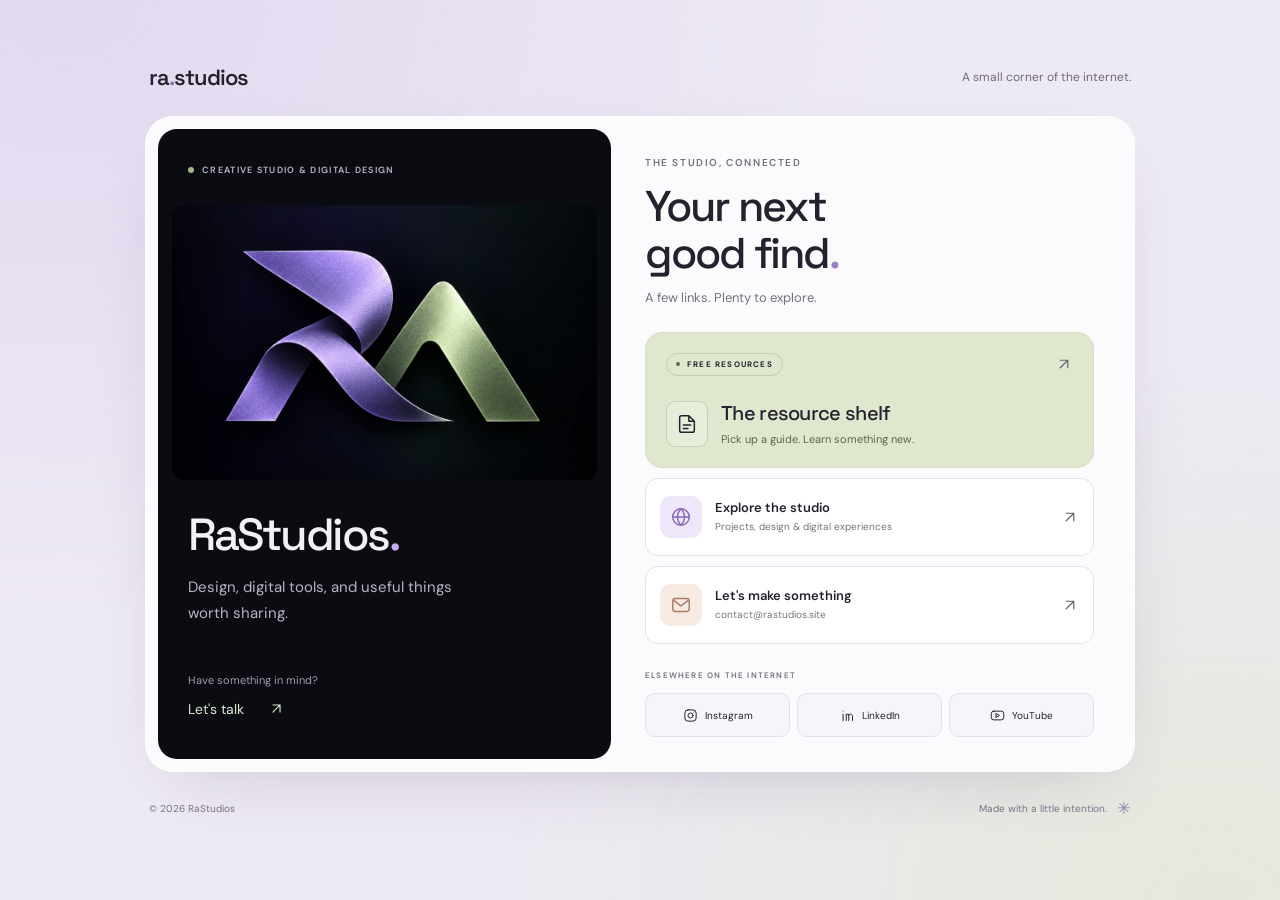
<file: index.html>
<!DOCTYPE html>
<html lang="en"><head><meta charset="UTF-8"><meta name="viewport" content="width=device-width, initial-scale=1"><meta name="theme-color" content="#eeeaf4"><meta name="description" content="Design, digital tools, and useful things worth sharing. Explore RaStudios, pick up free resources, and stay connected."><meta property="og:title" content="RaStudios — Links & Resources"><meta property="og:description" content="Design, digital tools, and useful things worth sharing. Explore RaStudios, pick up free resources, and stay connected."><meta property="og:type" content="website"><meta property="og:image" content="https://ra-studios.github.io/Links/brand-logo.webp"><title>RaStudios — Links & Resources</title><link rel="icon" href="brand-logo.webp" type="image/webp"><link rel="preconnect" href="https://fonts.googleapis.com"><link rel="preconnect" href="https://fonts.gstatic.com" crossorigin><link href="https://fonts.googleapis.com/css2?family=DM+Sans:wght@400;500;600;700&amp;family=Space+Grotesk:wght@400;500;600;700&amp;display=swap" rel="stylesheet"><link rel="stylesheet" href="styles.css"></head>
<body><svg class="definitions" xmlns="http://www.w3.org/2000/svg" aria-hidden="true"><symbol id="arrow" viewBox="0 0 24 24"><path d="M7 17 17 7M7 7h10v10"/></symbol><symbol id="globe" viewBox="0 0 24 24"><circle cx="12" cy="12" r="9"/><path d="M3 12h18M12 3c5 5 5 13 0 18-5-5-5-13 0-18Z"/></symbol><symbol id="mail" viewBox="0 0 24 24"><rect x="3" y="5" width="18" height="14" rx="3"/><path d="m4 7 8 6 8-6"/></symbol><symbol id="instagram" viewBox="0 0 24 24"><rect x="3" y="3" width="18" height="18" rx="5"/><circle cx="12" cy="12" r="4"/><path d="M17.5 6.5h.01"/></symbol><symbol id="linkedin" viewBox="0 0 24 24"><path d="M5 10v10M5 5v.01M10 20V10h4v2c2-4 6-2 6 1v7M14 12v8"/></symbol><symbol id="youtube" viewBox="0 0 24 24"><rect x="2" y="5" width="20" height="14" rx="4"/><path d="m10 9 5 3-5 3Z"/></symbol><symbol id="file" viewBox="0 0 24 24"><path d="M14 3H6a2 2 0 0 0-2 2v14a2 2 0 0 0 2 2h12a2 2 0 0 0 2-2V9ZM14 3v6h6M8 13h8M8 17h5"/></symbol><symbol id="back" viewBox="0 0 24 24"><path d="M20 12H4m6-6-6 6 6 6"/></symbol><symbol id="box" viewBox="0 0 24 24"><path d="m12 3 9 5v9l-9 5-9-5V8ZM3 8l9 5 9-5M12 13v9M7.5 5.5l9 5"/></symbol><symbol id="download" viewBox="0 0 24 24"><path d="M12 3v12m-5-5 5 5 5-5M4 16v4h16v-4"/></symbol></svg>
<div class="page-shell">
<header class="masthead"><span class="wordmark">ra<span>.</span>studios</span><span class="masthead-note">A small corner of the internet.</span></header>
<main class="profile-hub">
<section class="profile-panel" aria-labelledby="profile-name">
<p class="eyebrow profile-eyebrow"><span class="dot"></span>CREATIVE STUDIO & DIGITAL DESIGN</p>
<div class="brand-art"><img src="brand-logo.webp" alt="RaStudios sculptural lavender and sage RA logo" width="1000" height="1000" fetchpriority="high"></div>
<h1 id="profile-name">RaStudios<span>.</span></h1><p class="profile-bio">Design, digital tools, and useful things worth sharing.</p>
<div class="profile-contact"><p>Have something in mind?</p><a href="mailto:contact@rastudios.site">Let's talk <svg class="icon " aria-hidden="true"><use href="#arrow"/></svg></a></div>
</section>
<section class="links-panel" aria-labelledby="links-heading">
<div class="section-intro"><p class="eyebrow">THE STUDIO, CONNECTED</p><h2 id="links-heading">Your next <br>good find<span>.</span></h2><p>A few links. Plenty to explore.</p></div>
<nav class="main-links" aria-label="Studio links">
<a class="featured-link" href="downloads.html"><div class="featured-top"><span class="pill"><span class="dot"></span>FREE RESOURCES</span><svg class="icon link-arrow" aria-hidden="true"><use href="#arrow"/></svg></div><div class="featured-bottom"><span class="feature-icon"><svg class="icon " aria-hidden="true"><use href="#file"/></svg></span><div><h3>The resource shelf</h3><p>Pick up a guide. Learn something new.</p></div></div></a>
<a class="link-row" href="https://rastudios.site" target="_blank" rel="noopener noreferrer"><span class="row-icon lavender"><svg class="icon " aria-hidden="true"><use href="#globe"/></svg></span><span class="row-copy"><strong>Explore the studio</strong><span>Projects, design & digital experiences</span></span><svg class="icon link-arrow" aria-hidden="true"><use href="#arrow"/></svg></a>
<a class="link-row" href="mailto:contact@rastudios.site"><span class="row-icon peach"><svg class="icon " aria-hidden="true"><use href="#mail"/></svg></span><span class="row-copy"><strong>Let's make something</strong><span>contact@rastudios.site</span></span><svg class="icon link-arrow" aria-hidden="true"><use href="#arrow"/></svg></a>
</nav>
<div class="social-section"><p class="eyebrow">ELSEWHERE ON THE INTERNET</p><nav class="social-links" aria-label="Social media">
<a href="https://instagram.com/officialrastudios?obrf=ODdpNzNpa2ViaG13" target="_blank" rel="noopener noreferrer" aria-label="RaStudios on Instagram"><svg class="icon " aria-hidden="true"><use href="#instagram"/></svg><span>Instagram</span></a>
<a href="https://www.linkedin.com/in/adilhassan-ra" target="_blank" rel="noopener noreferrer" aria-label="RaStudios on LinkedIn"><svg class="icon " aria-hidden="true"><use href="#linkedin"/></svg><span>LinkedIn</span></a>
<a href="https://www.youtube.com/@rastudios001" target="_blank" rel="noopener noreferrer" aria-label="RaStudios on YouTube"><svg class="icon " aria-hidden="true"><use href="#youtube"/></svg><span>YouTube</span></a>
</nav></div></section></main><footer class="page-footer"><span>© 2026 RaStudios</span><span>Made with a little intention. <b aria-hidden="true">✳</b></span></footer></div></body></html>
</file>
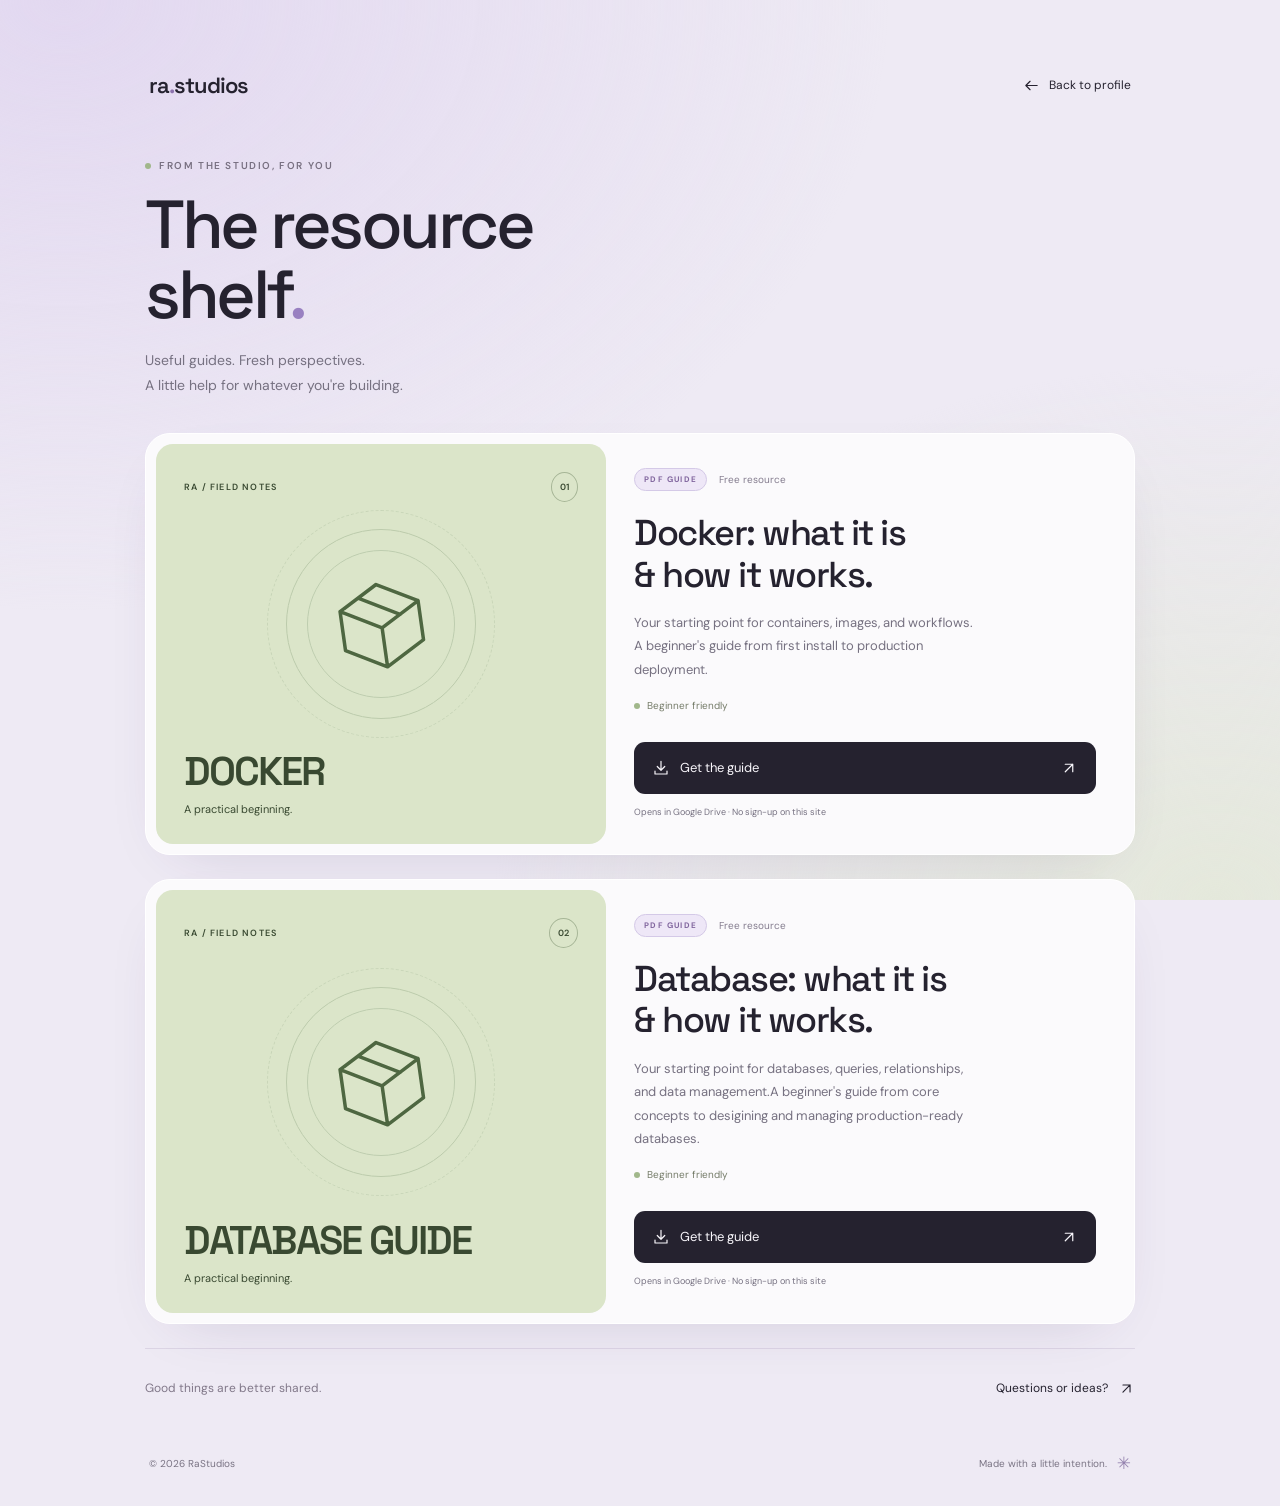
<file: downloads.html>
<!DOCTYPE html>
<html lang="en"><head><meta charset="UTF-8"><meta name="viewport" content="width=device-width, initial-scale=1"><meta name="theme-color" content="#eeeaf4"><meta name="description" content="Free guides and practical resources from RaStudios. Start with our beginner guide to Docker."><meta property="og:title" content="The Resource Shelf — RaStudios"><meta property="og:description" content="Free guides and practical resources from RaStudios. Start with our beginner guide to Docker."><meta property="og:type" content="website"><meta property="og:image" content="https://ra-studios.github.io/Links/brand-logo.webp"><title>The Resource Shelf — RaStudios</title><link rel="icon" href="brand-logo.webp" type="image/webp"><link rel="preconnect" href="https://fonts.googleapis.com"><link rel="preconnect" href="https://fonts.gstatic.com" crossorigin><link href="https://fonts.googleapis.com/css2?family=DM+Sans:wght@400;500;600;700&amp;family=Space+Grotesk:wght@400;500;600;700&amp;display=swap" rel="stylesheet"><link rel="stylesheet" href="styles.css"></head>
<body class="library-page"><svg class="definitions" xmlns="http://www.w3.org/2000/svg" aria-hidden="true"><symbol id="arrow" viewBox="0 0 24 24"><path d="M7 17 17 7M7 7h10v10"/></symbol><symbol id="globe" viewBox="0 0 24 24"><circle cx="12" cy="12" r="9"/><path d="M3 12h18M12 3c5 5 5 13 0 18-5-5-5-13 0-18Z"/></symbol><symbol id="mail" viewBox="0 0 24 24"><rect x="3" y="5" width="18" height="14" rx="3"/><path d="m4 7 8 6 8-6"/></symbol><symbol id="instagram" viewBox="0 0 24 24"><rect x="3" y="3" width="18" height="18" rx="5"/><circle cx="12" cy="12" r="4"/><path d="M17.5 6.5h.01"/></symbol><symbol id="linkedin" viewBox="0 0 24 24"><path d="M5 10v10M5 5v.01M10 20V10h4v2c2-4 6-2 6 1v7M14 12v8"/></symbol><symbol id="youtube" viewBox="0 0 24 24"><rect x="2" y="5" width="20" height="14" rx="4"/><path d="m10 9 5 3-5 3Z"/></symbol><symbol id="file" viewBox="0 0 24 24"><path d="M14 3H6a2 2 0 0 0-2 2v14a2 2 0 0 0 2 2h12a2 2 0 0 0 2-2V9ZM14 3v6h6M8 13h8M8 17h5"/></symbol><symbol id="back" viewBox="0 0 24 24"><path d="M20 12H4m6-6-6 6 6 6"/></symbol><symbol id="box" viewBox="0 0 24 24"><path d="m12 3 9 5v9l-9 5-9-5V8ZM3 8l9 5 9-5M12 13v9M7.5 5.5l9 5"/></symbol><symbol id="download" viewBox="0 0 24 24"><path d="M12 3v12m-5-5 5 5 5-5M4 16v4h16v-4"/></symbol></svg>
<div class="page-shell library-shell"><header class="masthead"><a href="index.html" aria-label="RaStudios home"><span class="wordmark">ra<span>.</span>studios</span></a><a class="back-link" href="index.html"><svg class="icon " aria-hidden="true"><use href="#back"/></svg>Back to profile</a></header>
<main><header class="library-intro"><p class="eyebrow"><span class="dot"></span>FROM THE STUDIO, FOR YOU</p><h1>The resource<br>shelf<span>.</span></h1><p>Useful guides. Fresh perspectives.<br>A little help for whatever you're building.</p></header>
<section class="resource-list" aria-label="Free resources">
<!-- RESOURCE CARDS: Copy a complete START/END block to add a new resource.
     Keep every card inside this section. See README.md for instructions. -->
<!-- START RESOURCE: Docker -->
<article class="resource-card" aria-labelledby="docker-title">
  <div class="resource-art" aria-hidden="true">
    <div class="art-top"><span>RA / FIELD NOTES</span><span>01</span></div>
    <div class="container-art">
      <span class="art-orbit"></span>
      <svg class="icon" aria-hidden="true"><use href="#box"/></svg>
    </div>
    <div class="art-bottom"><strong>DOCKER</strong><span>A practical beginning.</span></div>
  </div>
  <div class="resource-copy">
    <div class="resource-meta"><span class="pill">PDF GUIDE</span><span>Free resource</span></div>
    <h2 id="docker-title">Docker: what it is<br>&amp; how it works.</h2>
    <p>Your starting point for containers, images, and workflows. A beginner's guide from first install to production deployment.</p>
    <span class="level-label"><span class="dot"></span>Beginner friendly</span>
    <a class="download-link" href="https://drive.google.com/file/d/1yUvwCErtubOBH9d2xQVLL0Fu3_scv8wx/view?usp=sharing" target="_blank" rel="noopener noreferrer" aria-label="Open the free Docker PDF guide on Google Drive">
      <svg class="icon" aria-hidden="true"><use href="#download"/></svg>
      Get the guide
      <svg class="icon" aria-hidden="true"><use href="#arrow"/></svg>
    </a>
    <p class="download-note">Opens in Google Drive · No sign-up on this site</p>
  </div>
</article>
<!-- END RESOURCE: Docker -->
     <!-- START RESOURCE: Database -->
<article class="resource-card" aria-labelledby="database-title">
  <div class="resource-art" aria-hidden="true">
    <div class="art-top"><span>RA / FIELD NOTES</span><span>02</span></div>
    <div class="container-art">
      <span class="art-orbit"></span>
      <svg class="icon" aria-hidden="true"><use href="#box"/></svg>
    </div>
    <div class="art-bottom"><strong>DATABASE GUIDE</strong><span>A practical beginning.</span></div>
  </div>
  <div class="resource-copy">
    <div class="resource-meta"><span class="pill">PDF GUIDE</span><span>Free resource</span></div>
    <h2 id="docker-title">Database: what it is<br>&amp; how it works.</h2>
    <p>Your starting point for databases, queries, relationships, and data management.A beginner's guide from core concepts to desigining and managing production-ready databases.</p>
    <span class="level-label"><span class="dot"></span>Beginner friendly</span>
    <a class="download-link" href="https://drive.google.com/file/d/1NW70JfgQnfuwK8qVu4nqQkdIll91rXaU/view?usp=drivesdk" target="_blank" rel="noopener noreferrer" aria-label="Open the free Database Guide PDF guide on Google Drive">
      <svg class="icon" aria-hidden="true"><use href="#download"/></svg>
      Get the guide
      <svg class="icon" aria-hidden="true"><use href="#arrow"/></svg>
    </a>
    <p class="download-note">Opens in Google Drive · No sign-up on this site</p>
  </div>
</article>
<!-- ADD YOUR NEXT RESOURCE HERE, before the closing section tag below. -->
</section>
<aside class="library-contact"><span>Good things are better shared.</span><a href="mailto:contact@rastudios.site">Questions or ideas?<svg class="icon " aria-hidden="true"><use href="#arrow"/></svg></a></aside></main><footer class="page-footer"><span>© 2026 RaStudios</span><span>Made with a little intention. <b aria-hidden="true">✳</b></span></footer></div></body></html>
</file>
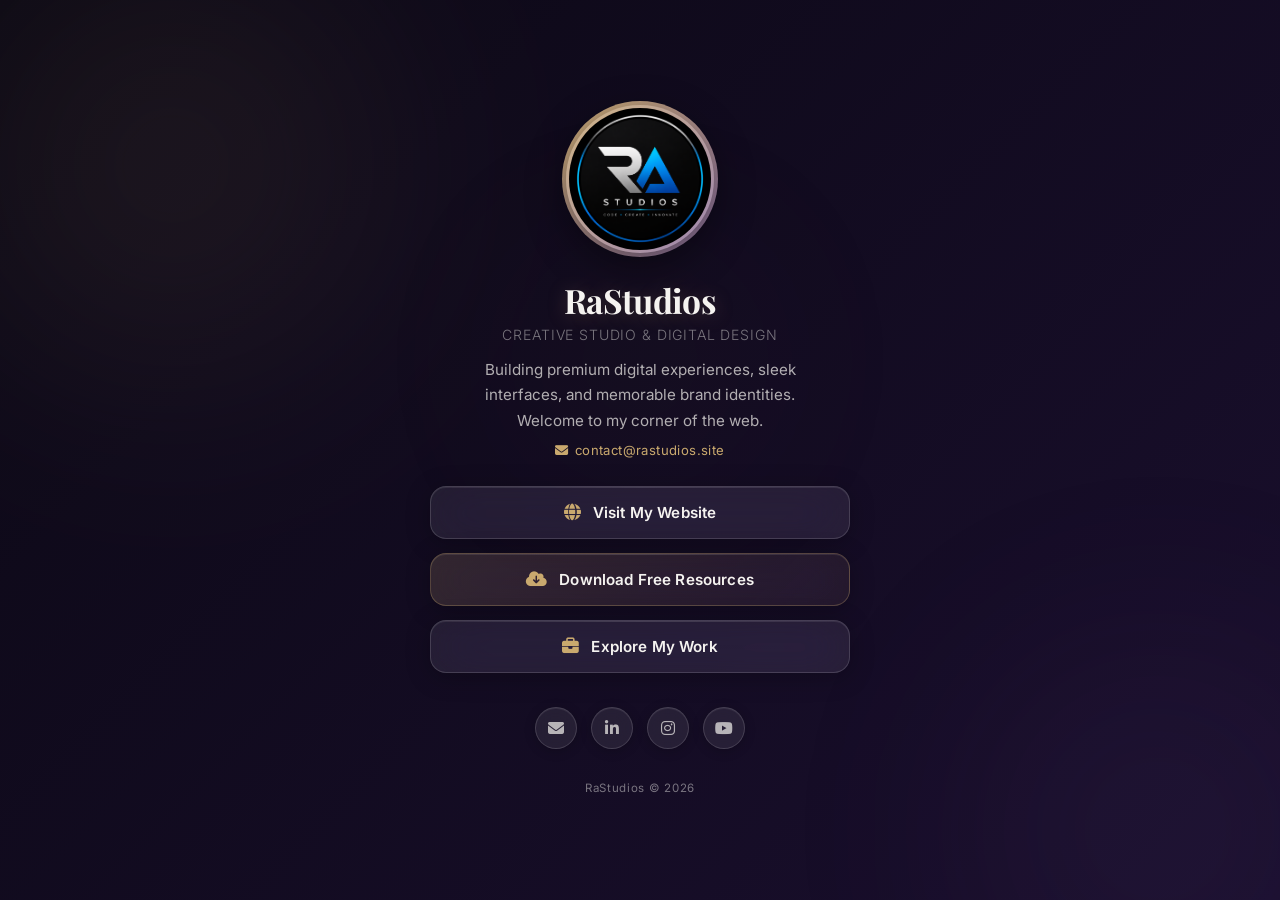
<file: ra-studios-link-in-bio.html>
<!DOCTYPE html>
<html lang="en">
<head>
  <meta charset="UTF-8">
  <meta name="viewport" content="width=device-width, initial-scale=1.0">
  <title>RaStudios — Link in Bio</title>

  <!-- Google Fonts: Playfair Display + Inter -->
  <link rel="preconnect" href="https://fonts.googleapis.com">
  <link rel="preconnect" href="https://fonts.gstatic.com" crossorigin>
  <link href="https://fonts.googleapis.com/css2?family=Playfair+Display:ital,wght@0,600;0,700;1,600&family=Inter:wght@300;400;600&display=swap" rel="stylesheet">

  <!-- Font Awesome for icons -->
  <link rel="stylesheet" href="https://cdnjs.cloudflare.com/ajax/libs/font-awesome/6.5.1/css/all.min.css">

  <style>
    /* ============================================================
       GLOBAL RESET & BASE STYLES
    ============================================================ */
    *, *::before, *::after {
      margin: 0;
      padding: 0;
      box-sizing: border-box;
    }

    :root {
      --glass-bg: rgba(255, 255, 255, 0.08);
      --glass-border: rgba(255, 255, 255, 0.15);
      --glass-shadow: rgba(0, 0, 0, 0.35);
      --text-primary: #f5f3f0;
      --text-secondary: rgba(245, 243, 240, 0.7);
      --text-muted: rgba(245, 243, 240, 0.45);
      --accent: #c9a96e; /* Premium gold/amber */
      --accent-glow: rgba(201, 169, 110, 0.35);
      --font-display: 'Playfair Display', Georgia, serif;
      --font-body: 'Inter', system-ui, sans-serif;
    }

    html {
      scroll-behavior: smooth;
    }

    body {
      min-height: 100vh;
      font-family: var(--font-body);
      color: var(--text-primary);
      background: #0b0814;
      overflow-x: hidden;
      display: flex;
      align-items: center;
      justify-content: center;
      padding: 24px 16px;
    }

    /* ============================================================
       ANIMATED GRADIENT BACKGROUND
    ============================================================ */
    .bg-gradient {
      position: fixed;
      inset: 0;
      z-index: -2;
      background: linear-gradient(
        135deg,
        #0b0814 0%,
        #1a0f2e 25%,
        #2d1b4e 50%,
        #3a1a5a 70%,
        #0f0a18 100%
      );
      background-size: 400% 400%;
      animation: gradientShift 25s ease infinite;
    }

    @keyframes gradientShift {
      0%   { background-position: 0% 50%; }
      50%  { background-position: 100% 50%; }
      100% { background-position: 0% 50%; }
    }

    /* Soft radial glow blobs */
    .glow-orb {
      position: fixed;
      border-radius: 50%;
      filter: blur(120px);
      opacity: 0.28;
      z-index: -1;
      pointer-events: none;
    }
    .glow-orb-1 {
      width: 600px; height: 600px;
      top: -15%; left: -10%;
      background: radial-gradient(circle, rgba(201, 169, 110, 0.5) 0%, transparent 70%);
      animation: floatOrb 20s ease-in-out infinite alternate;
    }
    .glow-orb-2 {
      width: 500px; height: 500px;
      bottom: -20%; right: -10%;
      background: radial-gradient(circle, rgba(130, 90, 160, 0.5) 0%, transparent 70%);
      animation: floatOrb 25s ease-in-out infinite alternate-reverse;
    }
    .glow-orb-3 {
      width: 350px; height: 350px;
      top: 40%; left: 50%;
      transform: translate(-50%, -50%);
      background: radial-gradient(circle, rgba(201, 169, 110, 0.25) 0%, transparent 70%);
      animation: floatOrb 18s ease-in-out infinite alternate;
    }

    @keyframes floatOrb {
      from { transform: translate(0, 0) scale(1); }
      to   { transform: translate(40px, -30px) scale(1.1); }
    }

    /* ============================================================
       GLASS CARD LAYOUT
    ============================================================ */
    .container {
      position: relative;
      z-index: 1;
      width: 100%;
      max-width: 420px;
      display: flex;
      flex-direction: column;
      align-items: center;
      gap: 28px;
    }

    /* ============================================================
       PROFILE IMAGE
       ---> PASTE YOUR PROFILE PICTURE URL BELOW <---
    ============================================================ */
    .avatar-wrap {
      position: relative;
      width: 148px;
      height: 148px;
    }
    .avatar-wrap::before {
      content: '';
      position: absolute;
      inset: -4px;
      border-radius: 50%;
      background: linear-gradient(135deg, var(--accent), #8b6fa3, var(--accent));
      background-size: 200% 200%;
      animation: shimmerBorder 4s ease infinite;
      z-index: -1;
    }
    @keyframes shimmerBorder {
      0% { background-position: 0% 50%; }
      50% { background-position: 100% 50%; }
      100% { background-position: 0% 50%; }
    }

    .avatar-wrap img {
      width: 148px;
      height: 148px;
      object-fit: cover;
      border-radius: 50%;
      border: 3px solid rgba(255,255,255,0.15);
      box-shadow: 0 12px 40px rgba(0,0,0,0.45), 0 0 0 1px rgba(255,255,255,0.08) inset;
      display: block;
      transition: transform 0.4s ease, box-shadow 0.4s ease;
    }
    .avatar-wrap:hover img {
      transform: scale(1.04) rotate(-2deg);
      box-shadow: 0 16px 50px rgba(0,0,0,0.55), 0 0 0 1px rgba(255,255,255,0.15) inset;
    }

    /* ============================================================
       NAME & BIO
    ============================================================ */
    .info-block {
      text-align: center;
      animation: fadeUp 0.9s ease-out both;
    }
    @keyframes fadeUp {
      from { opacity: 0; transform: translateY(20px); }
      to   { opacity: 1; transform: translateY(0); }
    }

    .info-block h1 {
      font-family: var(--font-display);
      font-size: 2.1rem;
      font-weight: 700;
      letter-spacing: -0.02em;
      line-height: 1.15;
      color: var(--text-primary);
      text-shadow: 0 2px 20px rgba(201, 169, 110, 0.25);
    }
    .info-block h1 .brand {
      color: var(--accent);
      font-style: italic;
    }

    .tagline {
      margin-top: 6px;
      font-size: 0.88rem;
      font-weight: 300;
      letter-spacing: 0.06em;
      text-transform: uppercase;
      color: var(--text-muted);
    }

    .bio {
      margin-top: 14px;
      font-size: 0.95rem;
      line-height: 1.7;
      color: var(--text-secondary);
      max-width: 340px;
      animation: fadeUp 0.9s ease-out 0.15s both;
    }

    /* ============================================================
       GLASS BUTTONS
    ============================================================ */
    .links {
      display: flex;
      flex-direction: column;
      gap: 14px;
      width: 100%;
      animation: fadeUp 0.9s ease-out 0.3s both;
    }

    .glass-btn {
      position: relative;
      display: flex;
      align-items: center;
      justify-content: center;
      gap: 12px;
      width: 100%;
      padding: 16px 28px;
      border-radius: 16px;
      border: 1px solid var(--glass-border);
      background: var(--glass-bg);
      backdrop-filter: blur(24px) saturate(140%);
      -webkit-backdrop-filter: blur(24px) saturate(140%);
      color: var(--text-primary);
      text-decoration: none;
      font-family: var(--font-body);
      font-size: 0.95rem;
      font-weight: 600;
      letter-spacing: 0.01em;
      box-shadow:
        0 4px 24px rgba(0, 0, 0, 0.25),
        inset 0 1px 0 rgba(255, 255, 255, 0.08);
      transition: all 0.35s ease;
      overflow: hidden;
    }

    /* Subtle inner shimmer line */
    .glass-btn::before {
      content: '';
      position: absolute;
      top: 0; left: 0; right: 0; height: 1px;
      background: linear-gradient(90deg, transparent, rgba(255,255,255,0.12), transparent);
      opacity: 0.6;
    }

    /* Hover glow ring */
    .glass-btn:hover, .glass-btn:focus-visible {
      transform: translateY(-3px) scale(1.01);
      background: rgba(255, 255, 255, 0.14);
      border-color: rgba(201, 169, 110, 0.35);
      box-shadow:
        0 8px 32px rgba(201, 169, 110, 0.2),
        0 4px 20px rgba(0, 0, 0, 0.35),
        inset 0 1px 0 rgba(255,255,255,0.12);
      color: #fff;
    }

    /* Active press */
    .glass-btn:active {
      transform: translateY(0) scale(0.99);
    }

    /* Icon inside button */
    .glass-btn i {
      font-size: 1.05rem;
      color: var(--accent);
      transition: transform 0.3s ease, color 0.3s ease;
    }
    .glass-btn:hover i {
      transform: translateX(2px);
      color: #f0dca0;
    }

    /* Primary call-to-action styling for Download button */
    .glass-btn.cta {
      background: linear-gradient(135deg, rgba(201, 169, 110, 0.18), rgba(201, 169, 110, 0.08));
      border-color: rgba(201, 169, 110, 0.3);
    }
    .glass-btn.cta:hover {
      background: linear-gradient(135deg, rgba(201, 169, 110, 0.28), rgba(201, 169, 110, 0.14));
      border-color: rgba(201, 169, 110, 0.6);
      box-shadow: 0 8px 30px rgba(201, 169, 110, 0.25);
    }

    /* ============================================================
       FOOTER SOCIAL ICONS
    ============================================================ */
    .footer {
      margin-top: 6px;
      display: flex;
      gap: 14px;
      animation: fadeUp 0.9s ease-out 0.45s both;
    }
    .social-icon {
      width: 42px;
      height: 42px;
      border-radius: 50%;
      display: inline-flex;
      align-items: center;
      justify-content: center;
      border: 1px solid var(--glass-border);
      background: var(--glass-bg);
      backdrop-filter: blur(14px);
      -webkit-backdrop-filter: blur(14px);
      color: var(--text-secondary);
      font-size: 1rem;
      text-decoration: none;
      transition: all 0.3s ease;
      box-shadow: 0 2px 12px rgba(0,0,0,0.2), inset 0 1px 0 rgba(255,255,255,0.06);
    }
    .social-icon:hover {
      color: var(--accent);
      border-color: var(--accent);
      transform: translateY(-4px) scale(1.08);
      box-shadow: 0 6px 20px rgba(201, 169, 110, 0.2), inset 0 1px 0 rgba(255,255,255,0.1);
    }

    /* Small footer text */
    .credit {
      font-size: 0.72rem;
      color: var(--text-muted);
      letter-spacing: 0.06em;
      margin-top: 4px;
      animation: fadeUp 0.9s ease-out 0.55s both;
    }

    /* ============================================================
       RESPONSIVE ADJUSTMENTS
    ============================================================ */
    @media (max-width: 480px) {
      .avatar-wrap { width: 126px; height: 126px; }
      .avatar-wrap img { width: 126px; height: 126px; }
      .info-block h1 { font-size: 1.85rem; }
      .glass-btn { padding: 14px 22px; }
    }
  </style>
</head>

<body>

  <!-- Animated background gradient -->
  <div class="bg-gradient" aria-hidden="true"></div>

  <!-- Glowing orbs -->
  <div class="glow-orb glow-orb-1" aria-hidden="true"></div>
  <div class="glow-orb glow-orb-2" aria-hidden="true"></div>
  <div class="glow-orb glow-orb-3" aria-hidden="true"></div>

  <main class="container" aria-label="Profile links">

    <!-- PROFILE IMAGE
         ============================================
         REPLACE the 'src' URL below with your own
         profile picture (or keep the local path).
         Example: src="https://i.imgur.com/yourpic.jpg"
         ============================================ -->
    <a href="#" class="avatar-wrap" aria-label="RaStudios profile">
      <!-- Local image path → change to your URL -->
      <img src="logo.png" alt="RaStudios profile picture" loading="eager">
    </a>

    <!-- NAME & BIO -->
    <section class="info-block">
      <h1>RaStudios</h1>
      <p class="tagline">Creative Studio & Digital Design</p>
      <p class="bio">
        Building premium digital experiences, sleek interfaces, and memorable brand identities. Welcome to my corner of the web.
      </p>
      <p style="margin-top:8px; font-size:0.82rem; color:var(--accent); letter-spacing:0.03em;">
        <i class="fa-solid fa-envelope" style="margin-right:6px;"></i>contact@rastudios.site
      </p>
    </section>

    <!-- PRIMARY LINKS -->
    <nav class="links" aria-label="Social links">

      <!-- Link 1: Website -->
      <a href="https://rastudios.site" class="glass-btn" target="_blank" rel="noopener noreferrer" aria-label="Visit RaStudios website">
        <i class="fa-solid fa-globe"></i>
        <span>Visit My Website</span>
      </a>

      <!-- Link 2: Download Free Resources
           ============================================
           PASTE YOUR GOOGLE DRIVE LINK inside 'href' below
           ============================================ -->
      <a href="downloads.html" class="glass-btn cta" aria-label="Download free resources">
        <i class="fa-solid fa-cloud-arrow-down"></i>
        <span>Download Free Resources</span>
      </a>

      <!-- Link 3: Portfolio / Projects -->
      <a href="#" class="glass-btn" aria-label="View portfolio">
        <i class="fa-solid fa-briefcase"></i>
        <span>Explore My Work</span>
      </a>
    </nav>

    <!-- FOOTER SOCIAL ICONS
         ============================================
         PASTE YOUR SOCIAL PROFILE URLs inside each
         'href' attribute below.
         ============================================ -->
    <footer class="footer" aria-label="Social media links">
      <a href="mailto:contact@rastudios.site" class="social-icon" aria-label="Email" title="Email"><i class="fa-solid fa-envelope"></i></a>
      <a href="https://www.linkedin.com/in/adilhassan-ra" class="social-icon" aria-label="LinkedIn" title="LinkedIn" target="_blank" rel="noopener noreferrer"><i class="fa-brands fa-linkedin-in"></i></a>
      <a href="https://www.instagram.com/officialrastudios?igsh=ODdpNzNpa2ViaG13" class="social-icon" aria-label="Instagram" title="Instagram" target="_blank" rel="noopener noreferrer"><i class="fa-brands fa-instagram"></i></a>
      <a href="https://youtube.com/@ra-studios001?si=7vkC2tr_YUCyclou" class="social-icon" aria-label="YouTube" title="YouTube" target="_blank" rel="noopener noreferrer"><i class="fa-brands fa-youtube"></i></a>
    </footer>

    <p class="credit">RaStudios &copy; 2026</p>

  </main>

</body>
</html>
</file>
<file: styles.css>
:root{color-scheme:light;--page:#eeeaf4;--paper:#fbfafc;--ink:#25222f;--muted:#767181;--line:#e5e0eb;--lavender:#c3acec;--sage:#dfe8ce;--display:'Space Grotesk',system-ui,sans-serif;--body:'DM Sans',system-ui,sans-serif}
*,*::before,*::after{box-sizing:border-box}
body{margin:0;min-height:100vh;min-height:100svh;background:var(--page);color:var(--ink);font-family:var(--body);-webkit-font-smoothing:antialiased}
body::before{content:'';position:fixed;inset:0;pointer-events:none;background:radial-gradient(ellipse at 5% 0%,#e2d8f0 0%,transparent 48%),radial-gradient(ellipse at 95% 100%,#e4e8db 0%,transparent 42%);z-index:-1}
a{color:inherit;text-decoration:none;-webkit-tap-highlight-color:transparent}a:focus-visible{outline:3px solid #8061ad;outline-offset:5px}
h1,h2,h3,p{margin:0}h1,h2,h3{font-family:var(--display);font-weight:500}::selection{background:var(--lavender);color:var(--ink)}
.definitions{position:absolute;width:0;height:0;overflow:hidden}.icon{width:22px;height:22px;fill:none;stroke:currentColor;stroke-width:1.6;stroke-linecap:round;stroke-linejoin:round;flex:0 0 auto}
.page-shell{width:min(100% - 64px,990px);margin:0 auto;padding-top:clamp(28px,7vh,72px);padding-bottom:28px}
.masthead{display:flex;align-items:center;justify-content:space-between;gap:20px;margin-bottom:25px;padding:0 4px}
.wordmark{font-family:var(--display);font-size:22px;font-weight:600;letter-spacing:-1px}.wordmark>span{color:#8c72ad}.masthead-note{font-size:12px;color:#6e6879}
.profile-hub{display:grid;grid-template-columns:.94fr 1.06fr;background:var(--paper);border:1px solid #ffffffcc;border-radius:28px;padding:12px;box-shadow:0 24px 70px -35px #3a265b40;animation:arrive .65s ease both}
.profile-panel{min-width:0;display:flex;flex-direction:column;background:#0a0c12;color:#f3f1f7;border-radius:19px;padding:34px 30px 28px;overflow:hidden}
.eyebrow{display:flex;align-items:center;gap:8px;font-size:10px;font-weight:600;letter-spacing:1.6px;line-height:1.6}
.profile-eyebrow{color:#bcb6c9;font-size:9px;letter-spacing:1.3px}.dot{width:6px;height:6px;background:#a1b78b;border-radius:50%;flex-shrink:0}
.brand-art{margin:28px -16px 30px;aspect-ratio:1.55;overflow:hidden;border-radius:12px}.brand-art img{display:block;width:100%;height:100%;object-fit:cover}
.profile-panel h1{font-size:clamp(32px,4.5vw,45px);line-height:1.1;letter-spacing:-2.5px}.profile-panel h1>span{color:var(--lavender)}
.profile-bio{margin-top:15px;color:#b7b3c2;font-size:15px;line-height:1.75;max-width:300px}
.profile-contact{margin-top:auto;padding-top:46px}.profile-contact p{color:#a39aad;font-size:11px}.profile-contact a{display:inline-flex;align-items:center;gap:24px;min-height:44px;color:var(--sage);font-size:14px}.profile-contact .icon{width:17px;height:17px}
.links-panel{min-width:0;padding:26px 28px 20px 34px}.section-intro .eyebrow{color:#776e80;margin-bottom:12px}.section-intro h2{font-size:clamp(32px,4.5vw,43px);letter-spacing:-2px;line-height:1.1}
.section-intro h2>span,.library-intro h1>span{color:#9980c1}.section-intro>p:last-child{margin-top:11px;color:var(--muted);font-size:13px}
.main-links{margin-top:26px;display:grid;gap:10px}.featured-link{display:flex;flex-direction:column;gap:24px;padding:20px;background:var(--sage);border:1px solid #d4dfc3;border-radius:17px;transition:transform .25s ease,background .25s ease,box-shadow .25s ease}
.featured-top{display:flex;align-items:center;justify-content:space-between;gap:12px}.pill{display:inline-flex;align-items:center;gap:7px;width:fit-content;border:1px solid #4553322e;border-radius:50px;padding:5px 9px;font-size:8px;font-weight:700;letter-spacing:1.2px;line-height:1.4}.pill .dot{width:4px;height:4px;background:#556c41}
.featured-bottom{display:flex;align-items:center;gap:13px}.feature-icon{width:42px;height:46px;display:grid;place-items:center;border:1px solid #4c5c3933;border-radius:9px;background:#ffffff38;flex-shrink:0}
.featured-link h3{font-size:20px;letter-spacing:-.7px}.featured-link p{margin-top:5px;color:#58644d;font-size:11px;line-height:1.5}
.link-row{display:flex;align-items:center;gap:13px;border:1px solid var(--line);background:#fff;border-radius:13px;padding:13px 14px;min-height:78px;transition:transform .25s ease,border-color .25s ease,box-shadow .25s ease}
.row-icon{display:grid;place-items:center;width:42px;height:42px;border-radius:11px;flex-shrink:0}.lavender{background:#eee6f9;color:#8769b1}.peach{background:#f6eae3;color:#ac7d65}
.row-copy{flex:1;min-width:0}.row-copy strong{display:block;font-weight:600;font-size:13px}.row-copy>span{display:block;font-size:10px;line-height:1.6;color:var(--muted);margin-top:3px;overflow-wrap:anywhere}
.link-arrow{width:18px;height:18px;color:#676170;transition:transform .25s ease}.social-section{margin-top:25px}.social-section>.eyebrow{color:#776e80;font-size:8px;letter-spacing:1.2px}
.social-links{display:flex;flex-wrap:wrap;gap:7px;margin-top:11px}.social-links a{display:inline-flex;align-items:center;justify-content:center;gap:7px;min-height:44px;flex:1;padding:9px 10px;border:1px solid var(--line);border-radius:10px;background:#f7f5f9;font-size:10px;transition:background .25s ease,border-color .25s ease}.social-links .icon{width:15px;height:15px}
.page-footer{display:flex;align-items:center;justify-content:space-between;gap:16px;padding:22px 4px 0;font-size:10px;color:#797383;line-height:1.7}.page-footer>span:last-child{display:inline-flex;align-items:center;gap:10px}.page-footer b{font-size:17px;color:#9482ae}
/* The resource shelf uses the same colors, spacing, and type. */
.back-link{display:inline-flex;align-items:center;gap:9px;min-height:44px;font-size:12px}.back-link .icon{width:17px;height:17px}
.library-intro{padding:26px 0 36px}.library-intro .eyebrow{color:#787081;margin-bottom:16px}.library-intro h1{font-size:clamp(42px,7vw,68px);letter-spacing:-3.5px;line-height:1.03}.library-intro>p:last-child{color:var(--muted);margin-top:18px;font-size:14px;line-height:1.75}
.resource-list{display:grid;gap:24px}
.resource-card{display:grid;grid-template-columns:1fr 1.15fr;padding:10px;background:var(--paper);border:1px solid white;border-radius:25px;box-shadow:0 20px 60px -35px #3a265b38;animation:arrive .65s ease both}
.resource-art{min-width:0;background:#dbe5c9;color:#394931;border-radius:17px;padding:28px;display:flex;flex-direction:column;justify-content:space-between;min-height:350px;position:relative;overflow:hidden}
.art-top{display:flex;justify-content:space-between;align-items:center;font-size:9px;font-weight:600;letter-spacing:1.2px}.art-top>span:last-child{border:1px solid #a7b697;border-radius:50%;padding:8px;letter-spacing:0}
.container-art{display:grid;place-items:center;position:relative;height:180px}.container-art>.icon{width:105px;height:105px;stroke:#4e6741;stroke-width:.8;transform:rotate(-8deg);z-index:1}
.art-orbit{position:absolute;width:190px;height:190px;border:1px solid #bccbac;border-radius:50%}.art-orbit::before,.art-orbit::after{content:'';position:absolute;inset:20px;border:1px solid #becdaf;border-radius:50%}.art-orbit::after{inset:-20px;border-style:dashed;opacity:.65}
.art-bottom{display:flex;flex-direction:column;gap:5px}.art-bottom strong{font-family:var(--display);font-size:40px;font-weight:600;letter-spacing:-2px}.art-bottom>span{font-size:11px}
.resource-copy{padding:24px 28px;min-width:0}.resource-meta{display:flex;align-items:center;gap:12px;color:#847c8e;font-size:10px}.resource-meta .pill{border-color:#d4c9e7;background:#eee7f7;color:#81669e}
.resource-copy h2{font-size:clamp(26px,3.5vw,36px);line-height:1.15;letter-spacing:-1.5px;margin-top:22px}.resource-copy>p{margin-top:15px;color:var(--muted);font-size:13px;line-height:1.8;max-width:350px}
.level-label{display:inline-flex;align-items:center;gap:7px;font-size:10px;color:#747b68;margin-top:18px}.download-link{display:flex;align-items:center;gap:10px;margin-top:28px;background:var(--ink);color:#f8f6fb;padding:15px 18px;min-height:52px;border-radius:11px;font-size:13px;transition:background .25s ease,transform .25s ease}.download-link .icon{width:18px;height:18px}.download-link .icon:last-child{margin-left:auto}.resource-copy .download-note{font-size:9px;margin-top:10px}
.library-contact{display:flex;align-items:center;justify-content:space-between;flex-wrap:wrap;gap:12px;margin-top:24px;border-top:1px solid #dcd5e5;padding:17px 0;font-size:12px;color:#817889}.library-contact a{display:inline-flex;align-items:center;gap:10px;min-height:44px;color:var(--ink)}.library-contact .icon{width:17px;height:17px}
@media(hover:hover){.featured-link:hover{background:#d5e1c0;transform:translateY(-3px);box-shadow:0 8px 20px #536c371a}.link-row:hover{border-color:#cbb9e6;transform:translateY(-2px);box-shadow:0 5px 16px #5338750f}.main-links a:hover .link-arrow{transform:translate(2px,-2px)}.social-links a:hover{background:#eae1f4;border-color:#d4c5e7}.download-link:hover{background:#60497c;transform:translateY(-2px)}}
@media(max-width:760px){
 .page-shell{width:min(100% - 32px,470px);padding-top:22px;padding-bottom:max(24px,env(safe-area-inset-bottom))}.masthead{margin-bottom:17px}.wordmark{font-size:20px}.masthead-note{font-size:9px}
 .profile-hub{grid-template-columns:minmax(0,1fr);padding:8px;border-radius:24px}.profile-panel{padding:22px 23px 23px;border-radius:17px}.profile-eyebrow{font-size:8px;letter-spacing:1.1px}
 .brand-art{aspect-ratio:1.85;margin:12px -10px 16px}.profile-panel h1{font-size:35px;letter-spacing:-1.8px}.profile-bio{font-size:13px;margin-top:9px;line-height:1.7;max-width:275px}.profile-contact{display:none}
 .links-panel{padding:25px 15px 17px}.section-intro h2{font-size:31px;letter-spacing:-1.5px}.section-intro h2 br{display:none}.section-intro .eyebrow{font-size:8px;margin-bottom:8px}.section-intro>p:last-child{font-size:12px;margin-top:8px}
 .main-links{margin-top:21px}.featured-link{padding:17px;gap:22px}.featured-link h3{font-size:20px}.featured-link p{font-size:10px}.link-row{padding:13px;min-height:77px}
 .social-section{margin-top:23px}.social-links{gap:6px}.social-links a{padding:9px 7px;font-size:9px;gap:5px}.page-footer{font-size:9px;gap:8px;padding-top:18px}.page-footer>span:last-child{gap:6px}
 .library-shell{max-width:530px}.back-link{font-size:11px}.library-intro{padding:23px 3px 28px}.library-intro h1{font-size:50px;letter-spacing:-2.5px}.library-intro .eyebrow{font-size:9px}.library-intro>p:last-child{font-size:13px}
 .resource-card{grid-template-columns:minmax(0,1fr);padding:8px;border-radius:23px}.resource-art{min-height:250px;padding:21px}.container-art{height:125px}.container-art>.icon{width:82px;height:82px}.art-orbit{width:140px;height:140px}.art-bottom strong{font-size:34px}
 .resource-copy{padding:24px 18px 19px}.resource-copy h2{font-size:30px;margin-top:18px}.resource-copy>p{font-size:12px}.download-link{margin-top:24px}.library-contact{font-size:11px}
}
@media(max-width:360px){.page-shell{width:calc(100% - 24px)}.masthead-note{max-width:115px;text-align:right;line-height:1.5}.profile-panel{padding-inline:18px}.links-panel{padding-inline:11px}.row-copy strong{font-size:12px}.row-copy>span{font-size:9px}.social-links a{flex-direction:column;gap:5px;padding:10px 5px}.page-footer{flex-wrap:wrap}}
@keyframes arrive{from{opacity:0;transform:translateY(12px)}to{opacity:1;transform:translateY(0)}}
@media(prefers-reduced-motion:reduce){*,*::before,*::after{animation:none!important;transition:none!important}}
</file>
